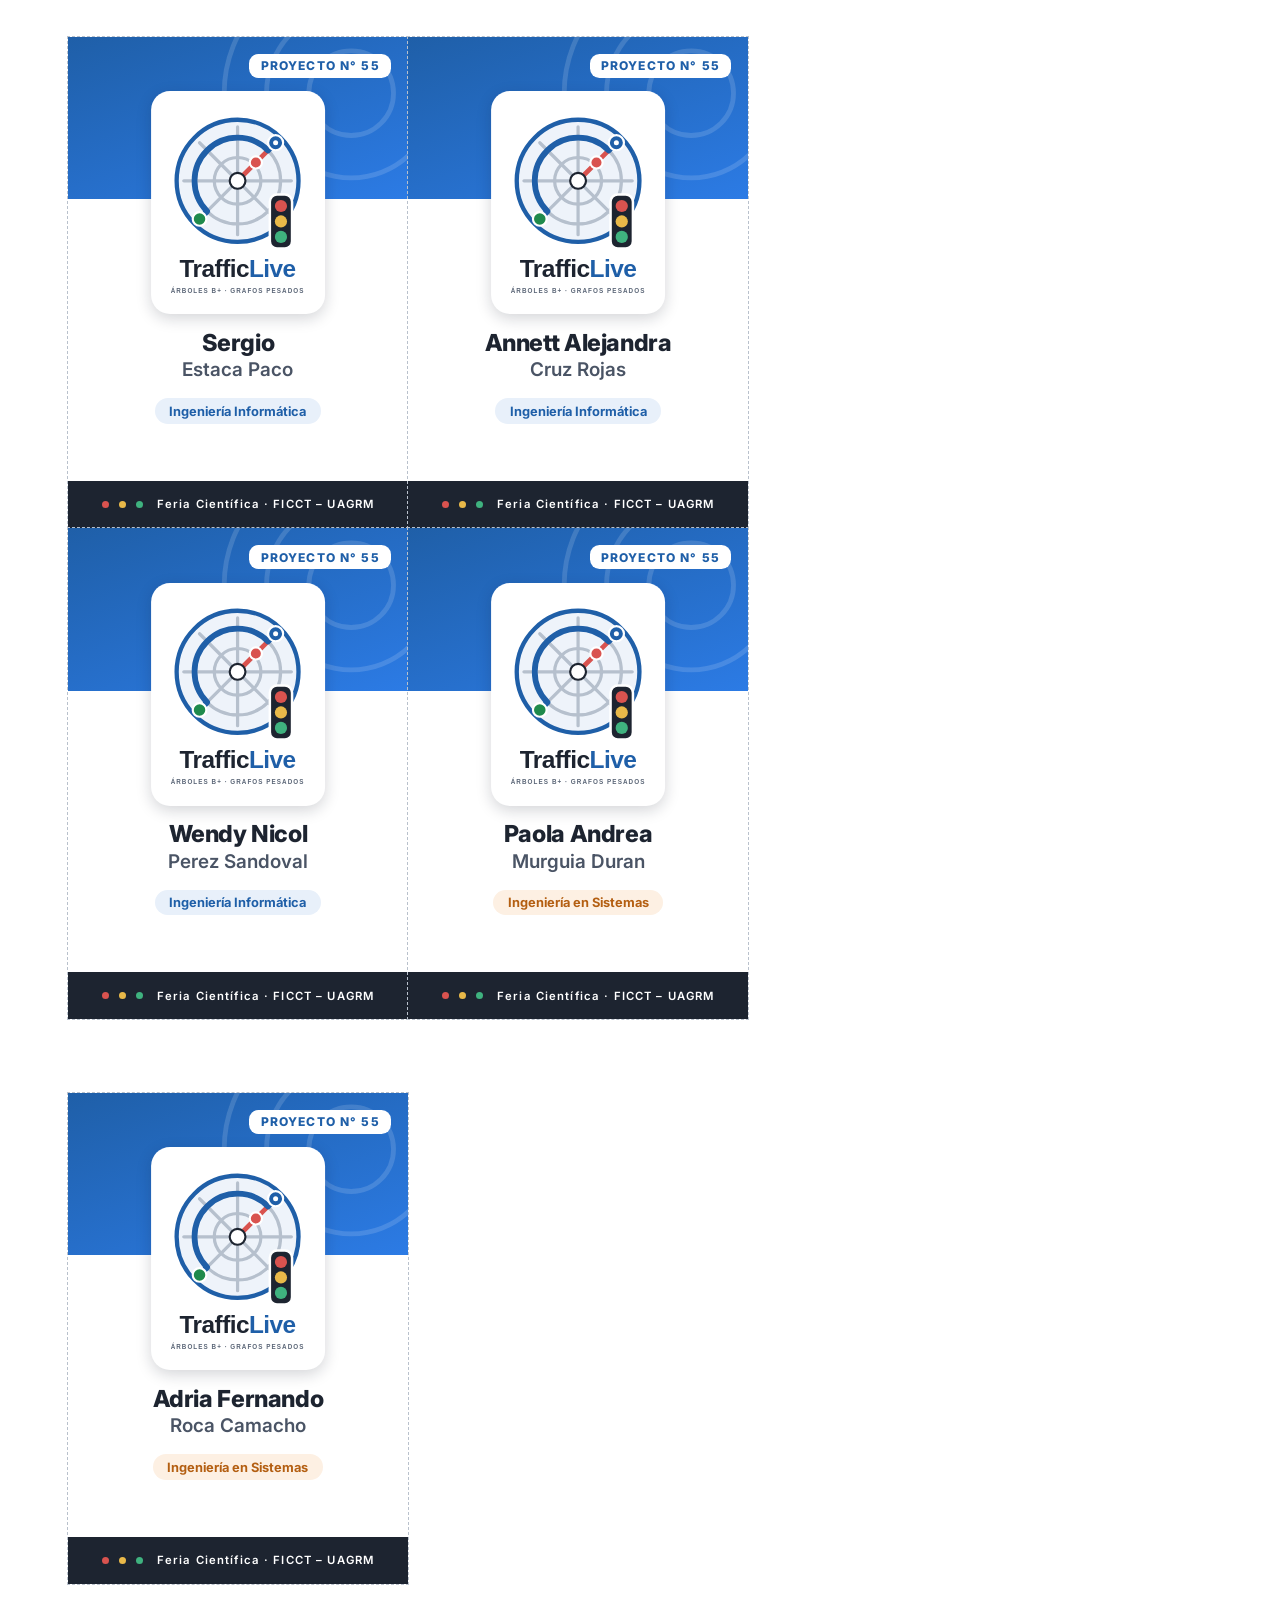
<file: diseno/credenciales.html>
<!doctype html>
<html lang="es">
<head>
<meta charset="utf-8">
<title>Credenciales TrafficLive</title>
<link href="https://fonts.googleapis.com/css2?family=Inter:wght@500;600;700;800;900&display=swap" rel="stylesheet">
<style>
  /* Hoja carta con 4 credenciales de 9 × 13 cm; las líneas punteadas son guías de corte */
  @page { size: 21.59cm 27.94cm; margin: 0; }
  * { box-sizing: border-box; }
  html, body { margin: 0; font-family: Inter, "Segoe UI", Arial, sans-serif; color: #1d2430;
    -webkit-print-color-adjust: exact; print-color-adjust: exact; }
  .hoja { width: 21.59cm; height: 27.94cm; display: grid; grid-template-columns: 9cm 9cm; grid-template-rows: 13cm 13cm;
    gap: 0; justify-content: center; align-content: center; page-break-after: always; }
  .hoja:last-child { page-break-after: auto; }
  .cred { position: relative; width: 9cm; height: 13cm; outline: 0.3mm dashed #b9c1cc; overflow: hidden; background: #fff; }
  .cred .sup { height: 4.3cm; background: linear-gradient(160deg, #1f5fa8, #2c7be5); position: relative; }
  .cred .sup svg.anillos { position: absolute; right: -2.5cm; top: -2.5cm; width: 8cm; height: 8cm; }
  .cred .num { position: absolute; top: .45cm; right: .45cm; background: #fff; color: #1f5fa8; border-radius: .25cm;
    padding: .12cm .3cm; font-size: .32cm; font-weight: 800; letter-spacing: .03cm; }
  .cred .feria { position: absolute; left: .55cm; top: .5cm; color: #fff; font-size: .3cm; font-weight: 700; letter-spacing: .06cm; opacity: .95; }
  .cred .logo { position: absolute; left: 50%; top: 1.45cm; transform: translateX(-50%); width: 4.6cm; height: 5.9cm;
    background: #fff; border-radius: .5cm; padding: .25cm .3cm .1cm; box-shadow: 0 .12cm .4cm rgba(16, 24, 40, .18); }
  .cred .logo img { width: 100%; height: 100%; object-fit: contain; }
  .cred .datos { position: absolute; left: .5cm; right: .5cm; top: 7.75cm; text-align: center; }
  .cred .nombre { font-size: .62cm; font-weight: 800; line-height: 1.1; letter-spacing: -.01cm; }
  .cred .apellido { font-size: .5cm; font-weight: 600; color: #4a5465; margin-top: .08cm; }
  .cred .carrera { display: inline-block; margin-top: .45cm; padding: .14cm .38cm; border-radius: 1cm; font-size: .34cm; font-weight: 700;
    background: #e8f0fa; color: #1f5fa8; }
  .cred .carrera.sistemas { background: #fdf0e3; color: #b45f12; }
  .cred .pie { position: absolute; left: 0; right: 0; bottom: 0; height: 1.25cm; background: #1d2430; color: #fff;
    display: flex; align-items: center; justify-content: center; gap: .25cm; font-size: .3cm; font-weight: 600; letter-spacing: .03cm; }
  .cred .pie i { width: .2cm; height: .2cm; border-radius: 50%; display: inline-block; }
</style>
</head>
<body>
<div id="hojas"></div>
<template id="t-cred">
  <div class="cred">
    <div class="sup">
      <svg class="anillos" viewBox="0 0 100 100" aria-hidden="true"><g fill="none" stroke="#fff" stroke-opacity=".14" stroke-width="1.6">
        <circle cx="50" cy="50" r="14"/><circle cx="50" cy="50" r="28"/><circle cx="50" cy="50" r="42"/></g></svg>
      <span class="num">PROYECTO N° 55</span>
    </div>
    <div class="logo"><img src="logo.svg" alt="TrafficLive"></div>
    <div class="datos">
      <div class="nombre"></div>
      <div class="apellido"></div>
      <div class="carrera"></div>
    </div>
    <div class="pie"><i style="background:#d9534f"></i><i style="background:#e9b949"></i><i style="background:#3fb27f"></i>
      &nbsp;Feria Científica · FICCT – UAGRM</div>
  </div>
</template>
<script>
  const EQUIPO = [   // nombres, apellidos, carrera
    ["Sergio", "Estaca Paco", "Ingeniería Informática"],
    ["Annett Alejandra", "Cruz Rojas", "Ingeniería Informática"],
    ["Wendy Nicol", "Perez Sandoval", "Ingeniería Informática"],
    ["Paola Andrea", "Murguia Duran", "Ingeniería en Sistemas"],
    ["Adria Fernando", "Roca Camacho", "Ingeniería en Sistemas"],
  ];
  const t = document.getElementById("t-cred"), cont = document.getElementById("hojas");
  let hoja;
  EQUIPO.forEach(([nombre, apellido, carrera], i) => {
    if (i % 4 === 0) { hoja = document.createElement("div"); hoja.className = "hoja"; cont.appendChild(hoja); }
    const c = t.content.cloneNode(true);
    c.querySelector(".nombre").textContent = nombre;
    c.querySelector(".apellido").textContent = apellido;
    const ca = c.querySelector(".carrera");
    ca.textContent = carrera;
    if (carrera.includes("Sistemas")) ca.classList.add("sistemas");
    hoja.appendChild(c);
  });
</script>
</body>
</html>
</file>
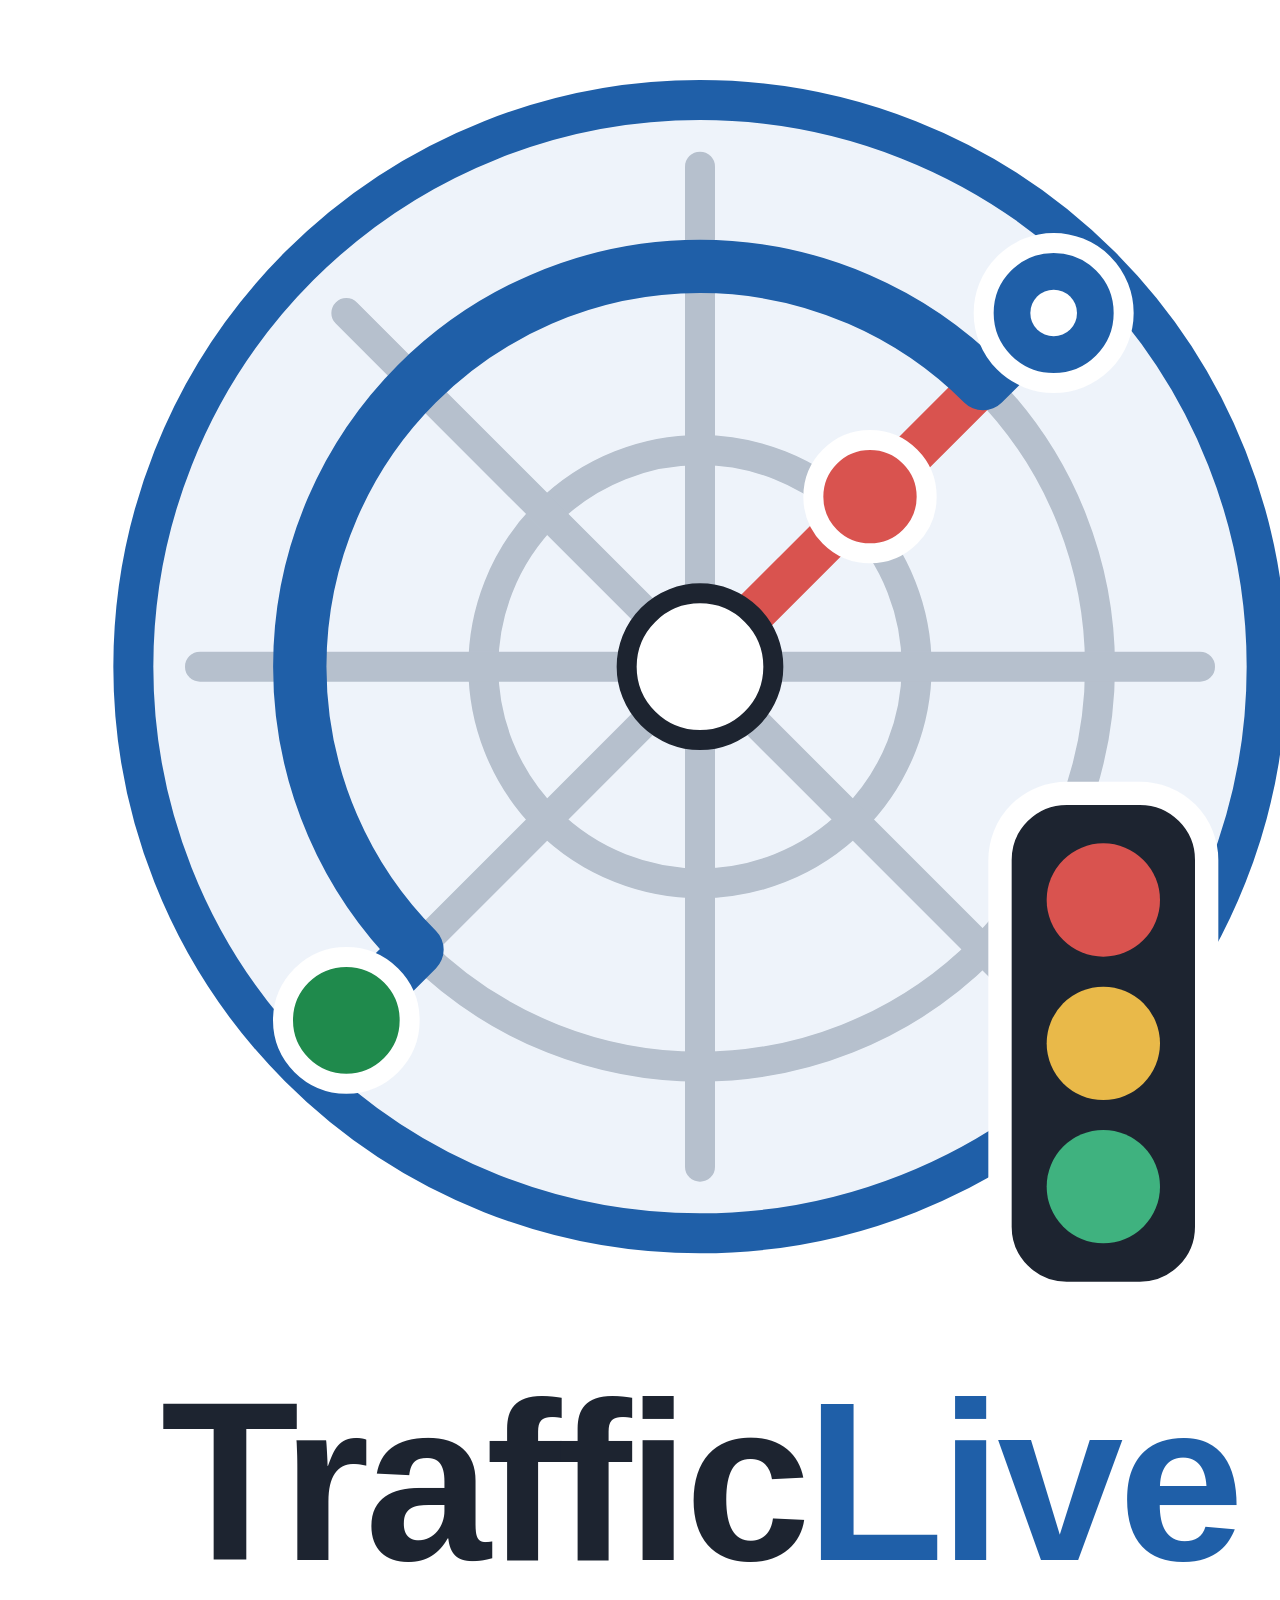
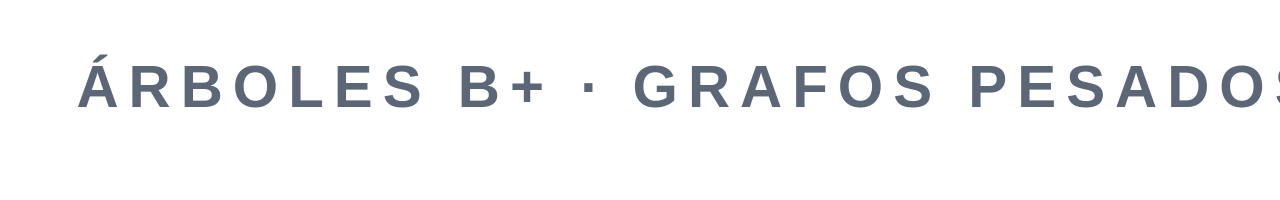
<file: diseno/logo.html>
<!doctype html>
<html lang="es">
<head>
<meta charset="utf-8">
<link href="https://fonts.googleapis.com/css2?family=Inter:wght@600;800&display=swap" rel="stylesheet">
<style>html, body { margin: 0; background: transparent; } img { display: block; width: 1400px; height: 1800px; }</style>
</head>
<body><img src="logo.svg" alt="TrafficLive"></body>
</html>
</file>
